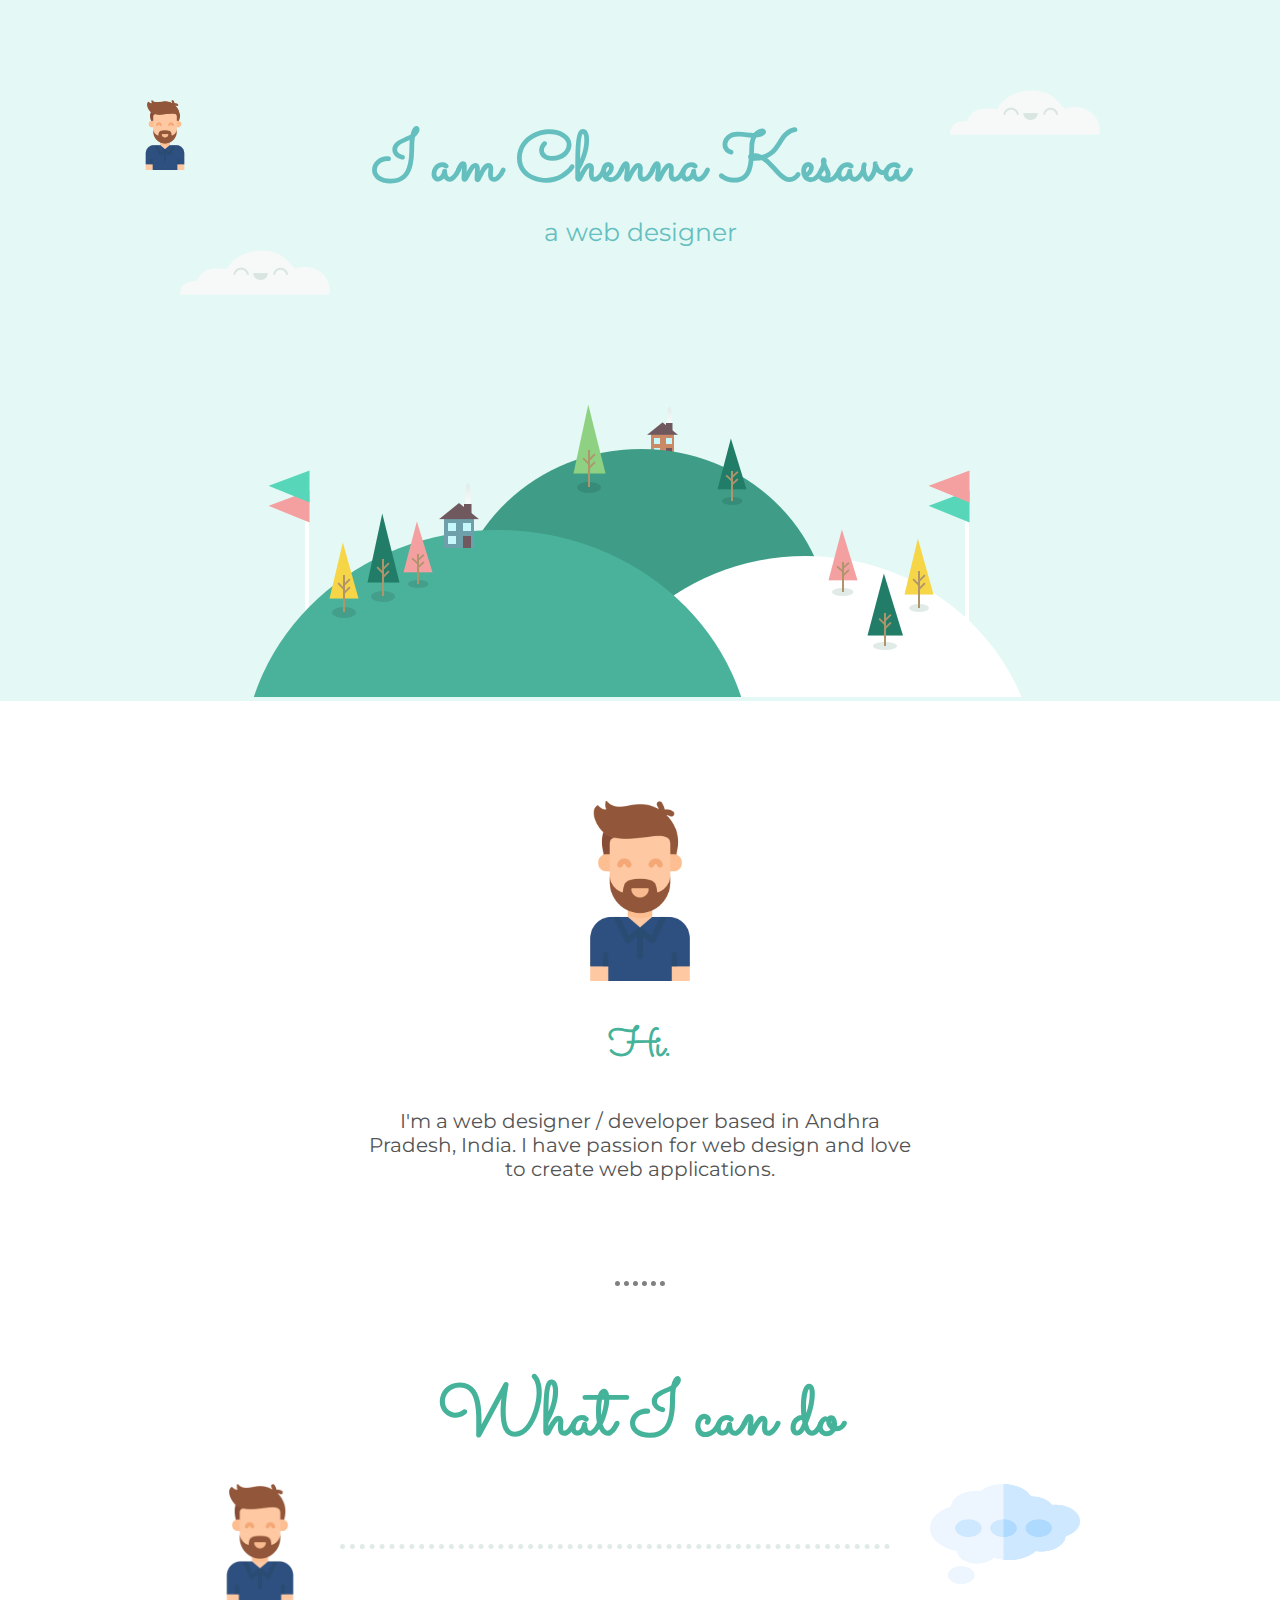
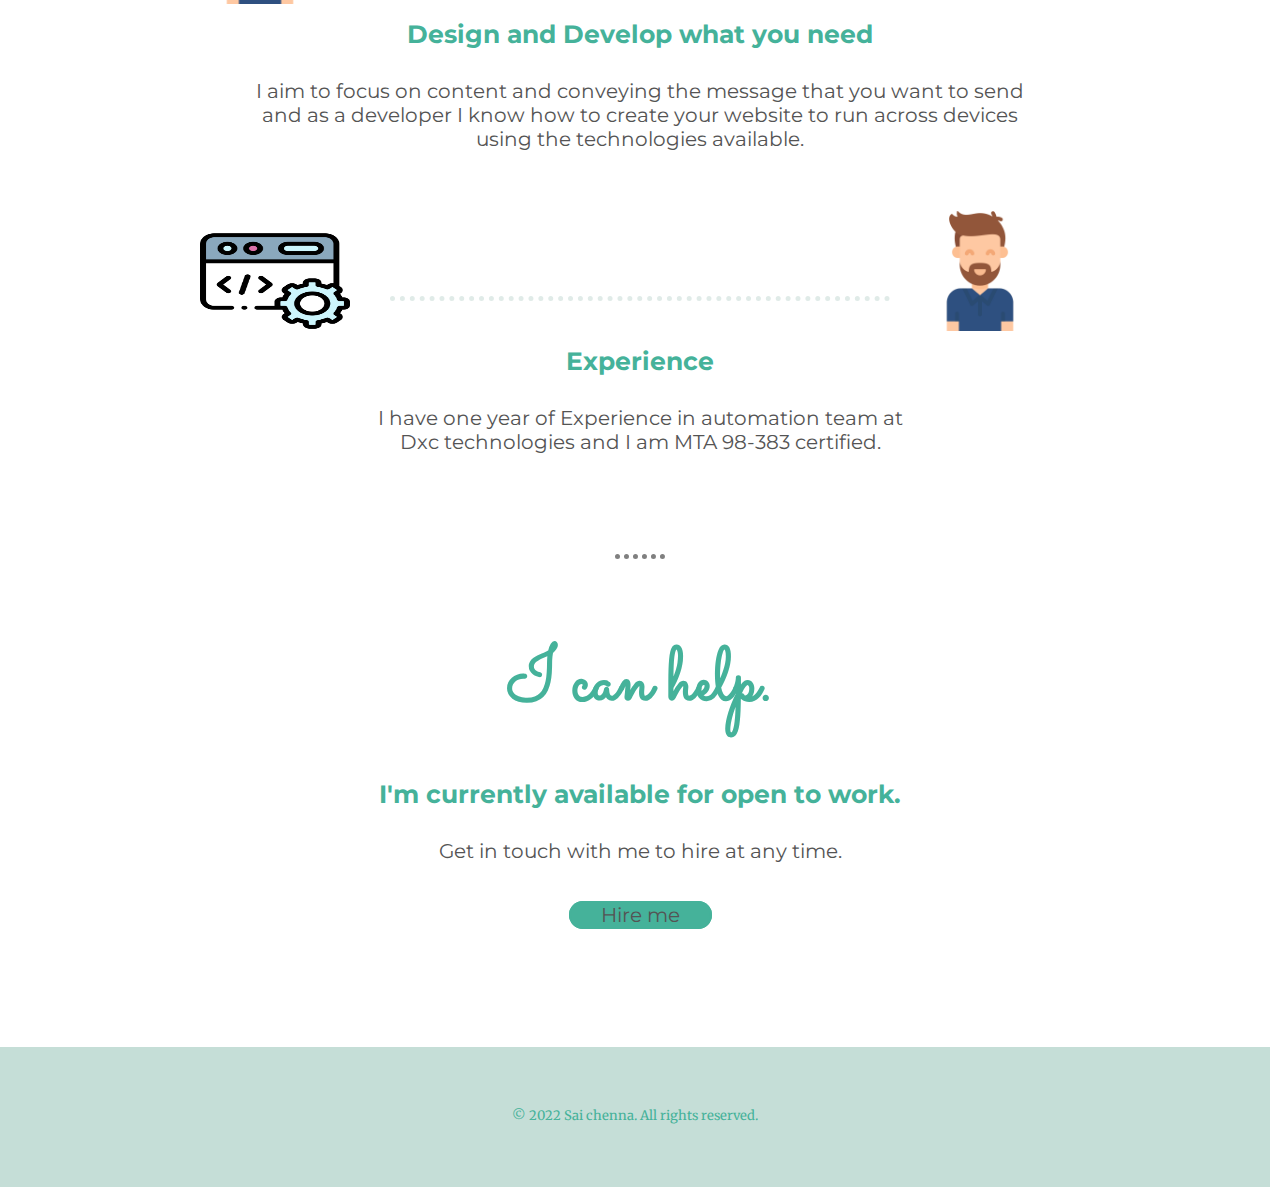
<file: index.html>
<!DOCTYPE html>
<html lang="en">
<head>
    <meta charset="UTF-8">
    <meta http-equiv="X-UA-Compatible" content="IE=edge,chrome=1">
    <meta name="viewport" content="width=device-width, initial-scale=1.0">
    <title>Chenna Kesava </title>
    <link rel="stylesheet" href="my site css.css">
    <link rel="icon" href="man (1).png">
    <link rel="preconnect" href="https://fonts.googleapis.com">
    <link rel="preconnect" href="https://fonts.gstatic.com" crossorigin>
    <link href="https://fonts.googleapis.com/css2?family=Merriweather&family=Montserrat&family=Sacramento&display=swap" rel="stylesheet">
    <link href="https://fonts.googleapis.com/css2?family=Merriweather&family=Montserrat&family=Open+Sans+Condensed:wght@300&family=Sacramento&display=swap" rel="stylesheet"> 
    <style>
        a{
            color: #545454;
            text-align: center;
            font-size: 20px;
            font-family: 'Montserrat', sans-serif ;
            text-decoration: none;
            border: 2px solid #45b29a;
            padding-right: 30px;
            padding-left: 30px;
            border-radius: 30px;
            background-color: #45b29a;
            
        }
    </style>
</head>
<body>
    <div class="top">
        <img class="top-man" src="man (1).png" alt="man">
        <img class="cloud" src="cloud.png" alt="cloud1">
        <img class="second-cloud" src="cloud.png" alt="cloud2">
        <h1>I am Chenna Kesava </h1>
        <p class="program"> a web designer</p>
        <img src="land.png" alt="land">
    </div>
    <div class="middle">
            <img class="man" src="man (1).png" alt="man">
            <h2 class="background">Hi.</h2>
            <p class="text">I'm a web designer / developer based in Andhra <br>Pradesh, India.  I have passion for web design and love <br>to  create web applications.</p>
        </div> 
    <hr class="hr">
    <div class="second-middle">       
        <h2 class="h2">What I can do</h2>
        <img class= "second-man" src="man (1).png" alt="man">
        <img class="think" src="thinking.png" alt="thinking">
        <hr class="hr2">
        <h3 class="h3">Design and Develop what you need</h3>
        <p class="para">
        I aim to focus on content and conveying the message that you want to send <br> and as a developer I know how to create your website to run across devices <br> using the technologies available. 
        </p>
        <img class="code" src="coding.png" alt="coding">
        <img class="third-man" src="man (1).png" alt="man3">
        <hr class="hr4">
        <h3 class="h33">Experience</h3>
        <p class="para2">I have one year of Experience in automation team at<br> Dxc technologies  and I am MTA 98-383 certified.</p>
    </div>
    <hr class="hr3">    
    <div class="bottom">
        <h2 class="h22">I can help.</h2>
        <h3 class="h34">I'm currently available for open to work.</h3>
        <p class="para3">Get in touch with me to hire at any time. </p>
        <p class="button">
        <a href="mailto:avenkatanag3@dxc.com">Hire me </a>
    </p>
    </div>
    <div class="footer" >
        <p class="para4">&copy; 2022 Sai chenna. All rights reserved.</p>
    </div>
</body>
</html>
</file>
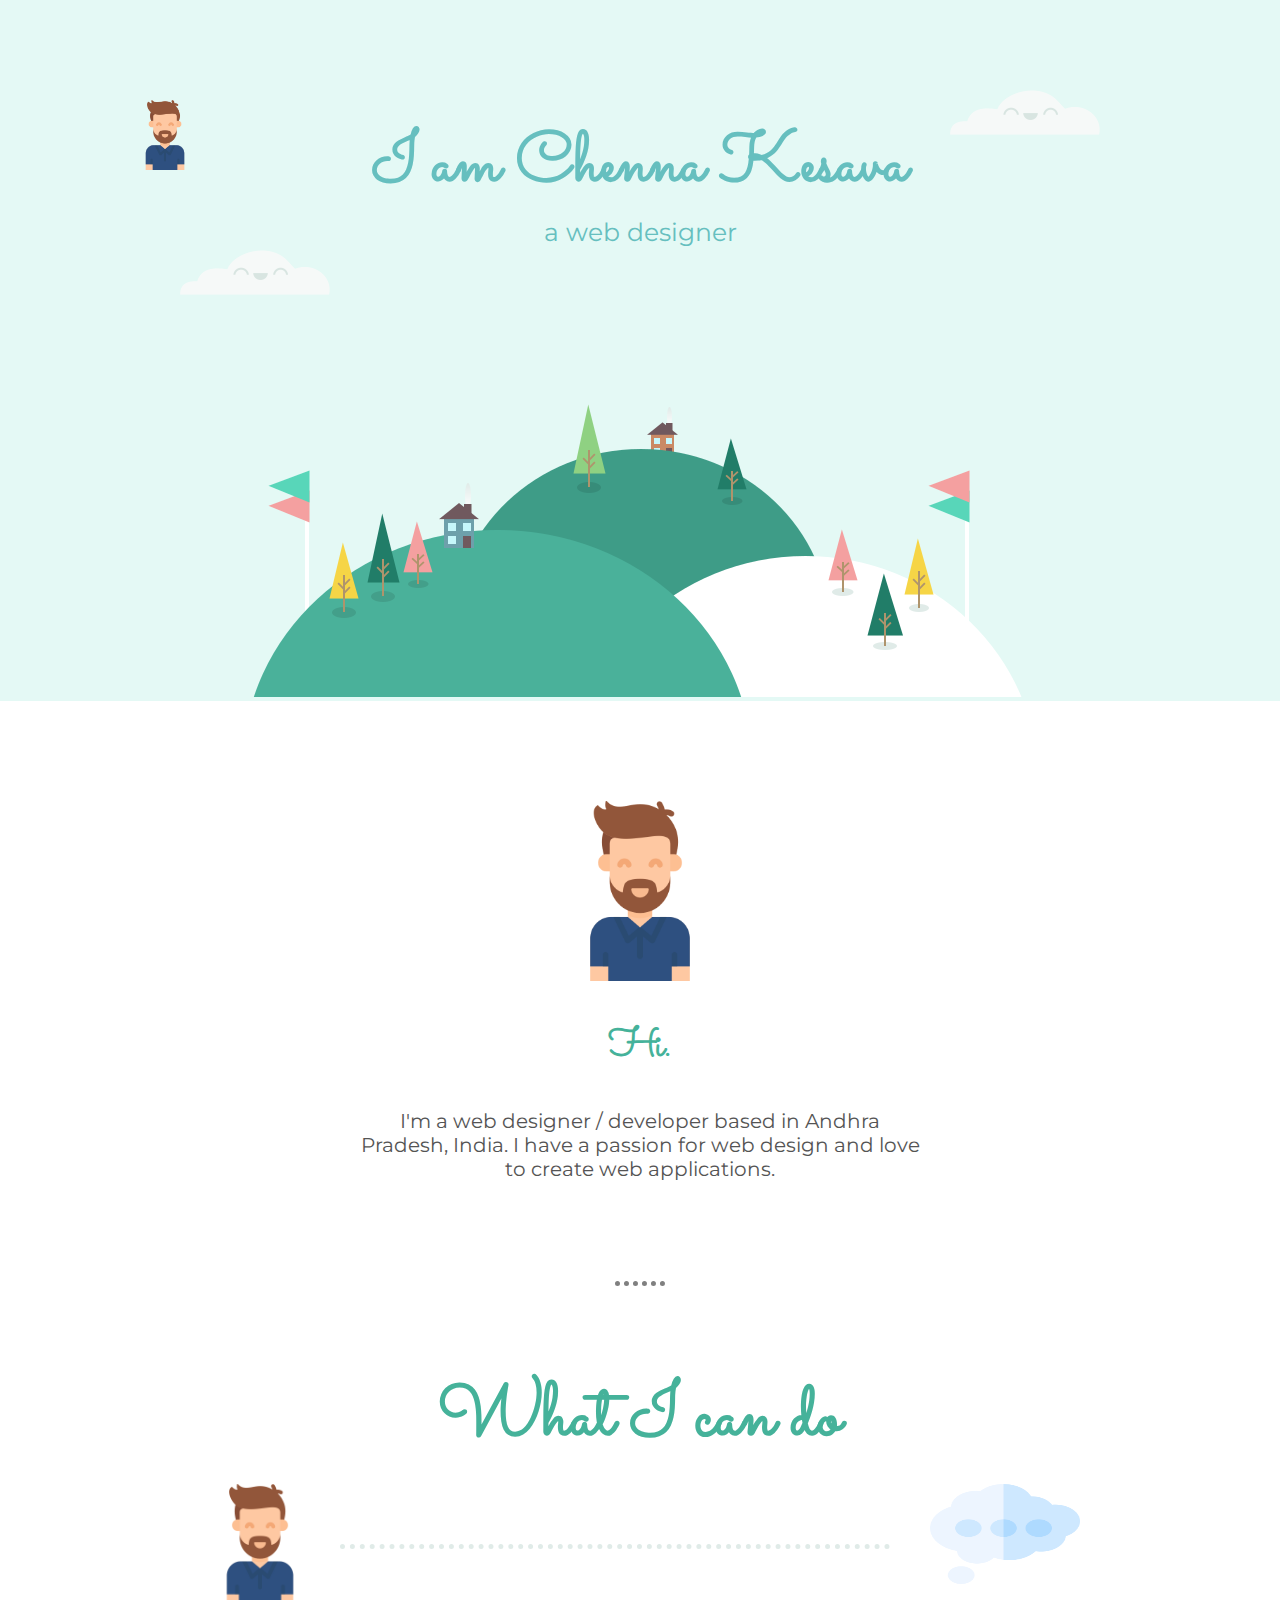
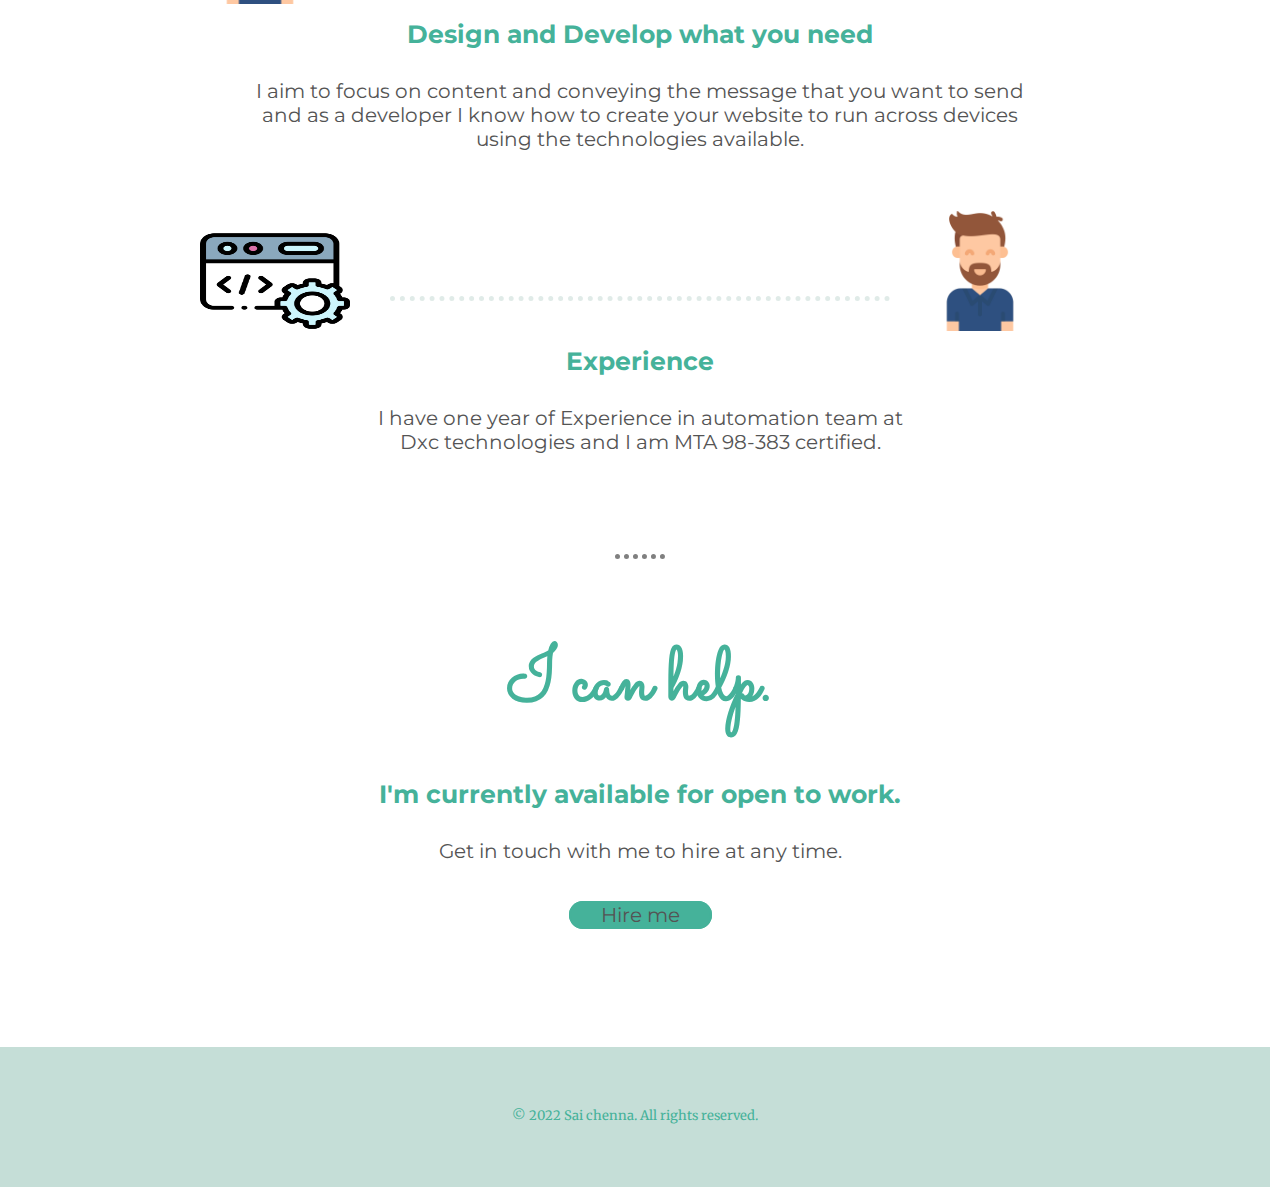
<file: my site.html>
<!DOCTYPE html>
<html lang="en">
<head>
    <meta charset="UTF-8">
    <meta http-equiv="X-UA-Compatible" content="IE=edge">
    <meta name="viewport" content="width=device-width, initial-scale=1.0">
    <title>Chenna Kesava </title>
    <link rel="stylesheet" href="my site css.css">
    <link rel="icon" href="man (1).png">
    <link rel="preconnect" href="https://fonts.googleapis.com">
    <link rel="preconnect" href="https://fonts.gstatic.com" crossorigin>
    <link href="https://fonts.googleapis.com/css2?family=Merriweather&family=Montserrat&family=Sacramento&display=swap" rel="stylesheet">
    <link href="https://fonts.googleapis.com/css2?family=Merriweather&family=Montserrat&family=Open+Sans+Condensed:wght@300&family=Sacramento&display=swap" rel="stylesheet"> 
    <style>
        a{
            color: #545454;
            text-align: center;
            font-size: 20px;
            font-family: 'Montserrat', sans-serif ;
            text-decoration: none;
            border: 2px solid #45b29a;
            padding-right: 30px;
            padding-left: 30px;
            border-radius: 30px;
            background-color: #45b29a;
            
        }
    </style>
</head>
<body>
    <div class="top">
        <img class="top-man" src="man (1).png" alt="man">
        <img class="cloud" src="cloud.png" alt="cloud1">
        <img class="second-cloud" src="cloud.png" alt="cloud2">
        <h1>I am Chenna Kesava </h1>
        <p class="program"> a web designer</p>
        <img src="land.png" alt="land">
    </div>
    <div class="middle">
            <img class="man" src="man (1).png" alt="man">
            <h2 class="background">Hi.</h2>
            <p class="text">I'm a web designer / developer based in Andhra <br>Pradesh, India.  I have a passion for web design and love <br>to  create web applications.</p>
        </div> 
    <hr class="hr">
    <div class="second-middle">       
        <h2 class="h2">What I can do</h2>
        <img class= "second-man" src="man (1).png" alt="man">
        <img class="think" src="thinking.png" alt="thinking">
        <hr class="hr2">
        <h3 class="h3">Design and Develop what you need</h3>
        <p class="para">
        I aim to focus on content and conveying the message that you want to send <br> and as a developer I know how to create your website to run across devices <br> using the technologies available. 
        </p>
        <img class="code" src="coding.png" alt="coding">
        <img class="third-man" src="man (1).png" alt="man3">
        <hr class="hr4">
        <h3 class="h33">Experience</h3>
        <p class="para2">I have one year of Experience in automation team at<br> Dxc technologies  and I am MTA 98-383 certified.</p>
    </div>
    <hr class="hr3">    
    <div class="bottom">
        <h2 class="h22">I can help.</h2>
        <h3 class="h34">I'm currently available for open to work.</h3>
        <p class="para3">Get in touch with me to hire at any time. </p>
        <p class="button">
        <a href="mailto:avenkatanag3@dxc.com">Hire me </a>
    </p>
    </div>
    <div class="footer" >
        <p class="para4">&copy; 2022 Sai chenna. All rights reserved.</p>
    </div>
</body>
</html>
</file>
<file: my site css.css>
.second-cloud{
    position: absolute;
    right: 180px;
    top:90px;
    
}
body{
    text-align: center;
    font-family: 'Merriweather', serif;
    margin: 0;
    
    
}
.top{

    background-color: #E4F9F5;
    position: relative;
    padding-top: 100px;
}
.cloud{
    position: absolute;
    left:180px;
    top:250px;

}
.middle{
    padding: 50px 0 30px 0 ;
}

.second-middle{
    padding: 40px 0 30px 0;
}

.top-man{
    height: 70px;
    position: absolute;
    left: 130px;
    
}
h1{
    color:#66BFBF; 
    font-family: 'Sacramento', cursive;
    font-size: 70px;
    margin: 15px 0 auto 0 ;

}
.program{
    color:#66BFBF;
    font-size: 25px;
    font-family: 'Montserrat', sans-serif;
    margin: 0 auto 150px 0;
}

.man{
    height: 180px;
   margin: 50px auto 0 auto;
}

.background{
    color: #45b29a;
    font-size: 40px;
    font-family: 'Sacramento', cursive;
    
}
.text{
    color: #545454;
    font-family:'Montserrat', sans-serif ;
    text-align: center;
    font-size: 20px;
}
.hr{
    margin-top: 50px;
    border-style: none;
    width: 50px;
    border-top-style: dotted;
    border-width: 5px;
    border-color: grey; 
}



.h2{
    margin: 30px 0 10px 0;
    font-size: 75px;
    color: #45b29a;
    font-family: 'Sacramento', cursive;
    text-align: center;
}
.h22{
    margin: 70px 0 10px 0;
    font-size: 75px;
    color: #45b29a;
    font-family: 'Sacramento', cursive;
    text-align: center;
}
.second-man{
    height: 120px;
    position: absolute;
    left: 200px;
}
.think{
    width: 150px;
    position: absolute;
    right:200px;
    height: 100px;
}
.hr2{
    border-style: none;
    width: 550px;
    border-width: 5px;
    border-color:#e0ebe8;
    border-top-style: dotted;
    position: absolute;
    left: 340px;
    top:96rem;   
}
.hr4{
    border-style: none;
    width: 500px;
    border-width: 5px;
    border-color:#e0ebe8;
    border-top-style: dotted;
    position: absolute;
    left: 390px;
    top:118rem;   
}

.h3
{
    font-size: 25px ;
    color: #45b29a;
    text-align: center;
    font-family: 'Montserrat', sans-serif;
    padding-top: 120px;
}
.h33
{
    font-size: 25px ;
    color: #45b29a;
    text-align: center;
    font-family: 'Montserrat', sans-serif;
    padding-top: 170px;
}
.h34
{
    font-size: 25px ;
    color: #45b29a;
    text-align: center;
    font-family: 'Montserrat', sans-serif;
    padding-top: 15px;
}
.para{
    color: #545454;
    font-family:'Montserrat', sans-serif ;
    font-size: 20px;
    text-align: center;
    margin:30px 0 20px 0;
}
.para2{
    color: #545454;
    font-family:'Montserrat', sans-serif ;
    font-size: 20px;
    text-align: center;
    margin:30px 0 20px 0;
}
.para3{
    color: #545454;
    font-family:'Montserrat', sans-serif ;
    font-size: 20px;
    text-align: center;
    margin:30px 0 30px 0;
}
.hr3{
    margin-top: 50px;
    border-style: none;
    width: 50px;
    border-width: 5px;
    border-color:grey;
    border-top-style: dotted;
}
.footer{
        background-color: #c5ded7;
        height: 140px;
        width: 1270px;
}
.code{
    width: 150px;
    position: absolute;
    left:200px;
    height: 100px;
    padding-top: 60px;
}
.third-man{
    height: 120px;
    position: absolute;
    right: 240px;
    padding-top: 40px;
}
.button{
    margin: 40px 0 120px 0;
}
.para4{
    text-align: center;
    color: #45b29a;
    font-size: 13px;
    padding: 60px 0 30px 0;
    
}
</file>
